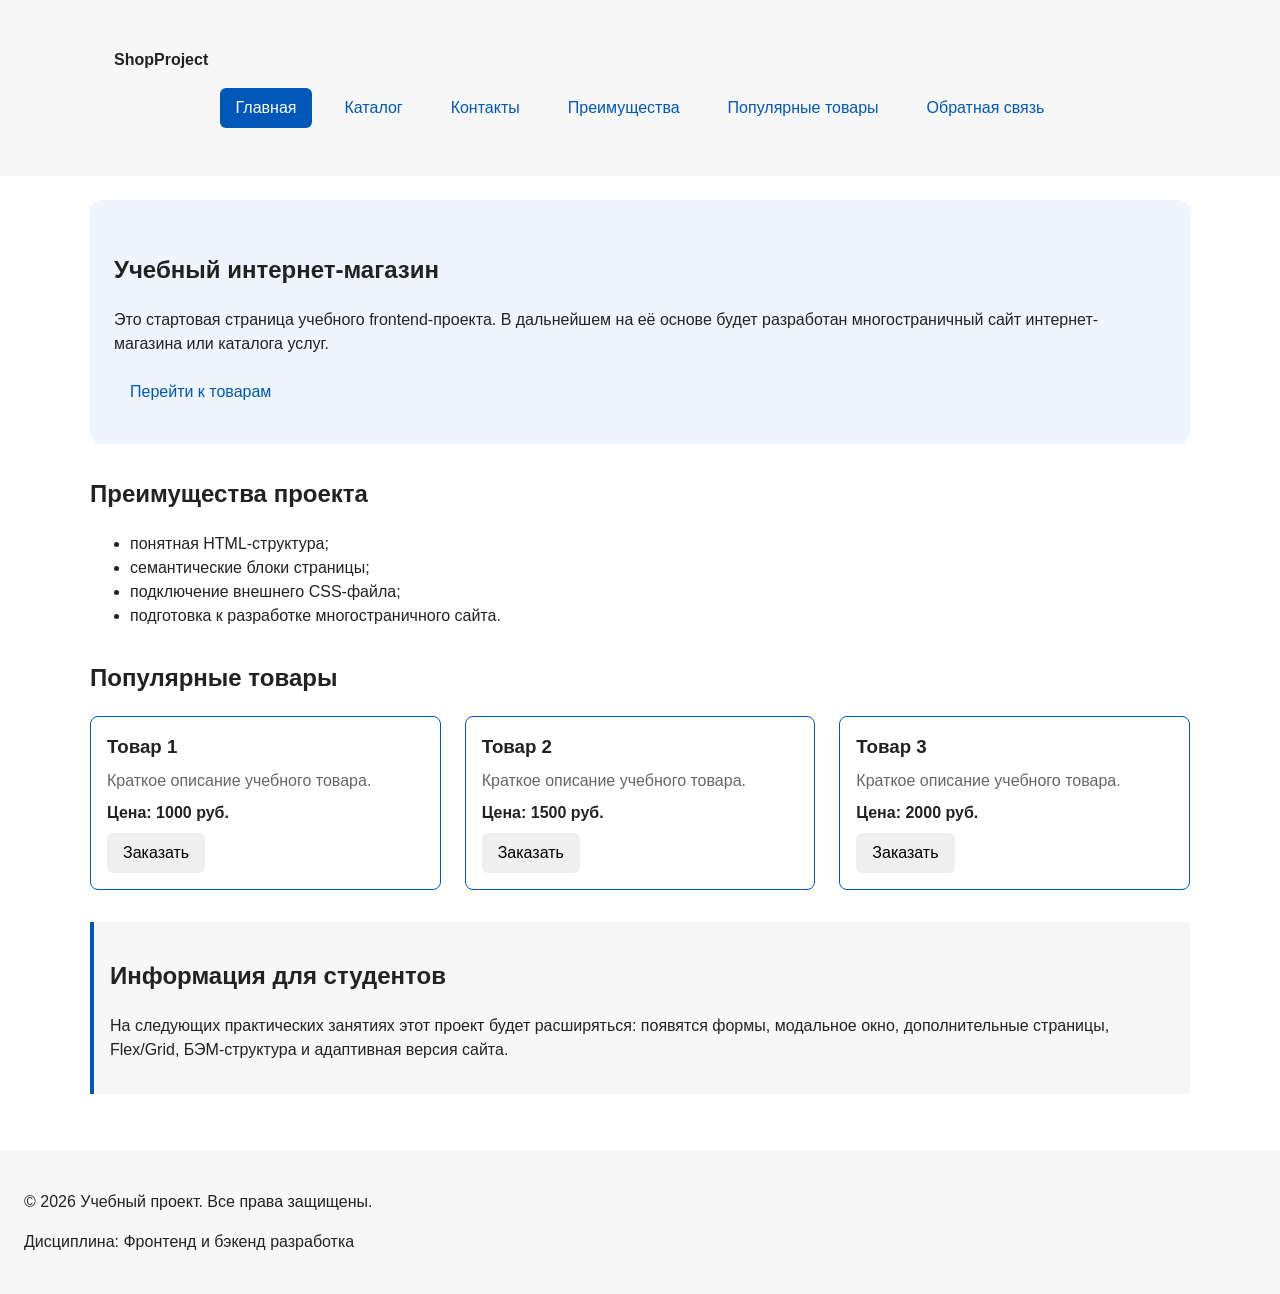
<file: index.html>
<!DOCTYPE html>
<html lang="ru">

<head>
    <meta charset="UTF-8">
    <meta name="viewport" content="width=device-width, initial-scale=1.0">

    <title>Каталог товаров</title>

    <link rel="stylesheet" href="css/style.css">
    <script src="js/main.js" defer></script>
</head>

<body>

    <header class="site-header">
        <div class="site-header__inner">

            <a class="site-header__logo" href="index.html">
                ShopProject
            </a>

            <nav class="site-nav" aria-label="Основная навигация">
                <ul class="site-nav__list">
                    <li class="site-nav__item">
                        <a class="site-nav__link site-nav__link--active"  href="index.html">Главная</a>
                    </li>
                    <li class="site-nav__item">
                        <a class="site-nav__link" href="catalog.html">Каталог</a>
                    </li>
                    <li class="site-nav__item">
                        <a class="site-nav__link" href="contacts.html">Контакты</a>
                    </li>
                    <li class="site-nav__item">
                        <a class="site-nav__link" href="index.html#advantages">Преимущества</a>
                    </li>
                    <li class="site-nav__item">
                        <a class="site-nav__link" href="index.html#popular">Популярные товары</a>
                    </li>
                    <li class="site-nav__item">
                        <a class="site-nav__link" href="index.html#contacts">Обратная связь</a>
                    </li>
                </ul>
            </nav>

        </div>
    </header>


    <main>

        <section class="hero">

            <h1>Учебный интернет-магазин</h1>

            <p>
                Это стартовая страница учебного frontend-проекта.
                В дальнейшем на её основе будет разработан
                многостраничный сайт интернет-магазина или каталога услуг.
            </p>

            <a class="button" href="#popular">
                Перейти к товарам
            </a>

        </section>


        <section class="section" id="advantages">

            <h2>Преимущества проекта</h2>

            <ul class="advantages-list">
                <li>понятная HTML-структура;</li>
                <li>семантические блоки страницы;</li>
                <li>подключение внешнего CSS-файла;</li>
                <li>подготовка к разработке многостраничного сайта.</li>
            </ul>

        </section>


        <section class="section" id="popular">
  <h2>Популярные товары</h2>

  <div class="products-grid">
    <article class="product-card product-card--featured">
      <h3 class="product-card__title">Товар 1</h3>
      <p class="product-card__description">Краткое описание учебного товара.</p>
      <p class="product-card__price">Цена: 1000 руб.</p>
      <button class="button product-card__button" type="button" data-product="Товар 1">
        Заказать
      </button>
    </article>

    <article class="product-card product-card--featured">
      <h3 class="product-card__title">Товар 2</h3>
      <p class="product-card__description">Краткое описание учебного товара.</p>
      <p class="product-card__price">Цена: 1500 руб.</p>
      <button class="button product-card__button" type="button" data-product="Товар 2">
        Заказать
      </button>
    </article>

    <article class="product-card product-card--featured">
      <h3 class="product-card__title">Товар 3</h3>
      <p class="product-card__description">Краткое описание учебного товара.</p>
      <p class="product-card__price">Цена: 2000 руб.</p>
      <button class="button product-card__button" type="button" data-product="Товар 3">
        Заказать
      </button>
    </article>
  </div>
</section>



        <aside class="aside-info">

            <h2>Информация для студентов</h2>

            <p>
                На следующих практических занятиях этот проект будет расширяться:
                появятся формы, модальное окно, дополнительные страницы,
                Flex/Grid, БЭМ-структура и адаптивная версия сайта.
            </p>

        </aside>

    </main>


    <footer id="contacts">

        <p>
            &copy; 2026 Учебный проект. Все права защищены.
        </p>

        <p>
            Дисциплина: Фронтенд и бэкенд разработка
        </p>

    </footer>

    <dialog class="order-dialog" id="order-dialog" aria-labelledby="order-dialog__title">
    <h2 id="order-dialog__title">Оформление заявки</h2>

        <form class="order-form" id="order-form" action="#" method="post" novalidate>
            <input id="selected-product" name="selected-product" type="hidden">

            <div class="order-form__field">
                <label class="order-form__label" for="order-name">Имя</label>
                <input
                    class="order-form__input"
                    id="order-name"
                    name="name"
                    type="text"
                    placeholder="Введите ваше имя"
                    minlength="2"
                    autocomplete="given-name"
                    required
                >
            </div>

            <div class="order-form__field">
                <label class="order-form__label" for="order-email">E-mail</label>
                <input
                    class="order-form__input"
                    id="order-email"
                    name="email"
                    type="email"
                    placeholder="example@mail.ru"
                    autocomplete="email"
                    required
                >
            </div>

            <div class="order-form__field">
                <label class="order-form__label" for="order-phone">Телефон</label>
                <input
                    class="order-form__input"
                    id="order-phone"
                    name="phone"
                    type="tel"
                    inputmode="tel"
                    placeholder="+7 (900) 000-00-00"
                    pattern="^\+7 \(\d{3}\) \d{3}-\d{2}-\d{2}$"
                    required
                >
                <small>Формат: +7 (900) 000-00-00</small>
            </div>

            <div class="order-form__field">
                <label class="order-form__label" for="order-date">Дата связи</label>
                <input
                    class="order-form__input"
                    id="order-date"
                    name="date"
                    type="date"
                >
            </div>

            <div class="order-form__field">
                <label class="order-form__label" for="order-topic">Тема заявки</label>
                <select class="order-form__input" id="order-topic" name="topic" required>
                    <option value="">Выберите тему</option>
                    <option value="product">Заказ товара</option>
                    <option value="consultation">Консультация</option>
                    <option value="delivery">Доставка</option>
                </select>
            </div>

            <div class="order-form__field">
                <label class="order-form__label" for="order-comment">Комментарий</label>
                <textarea
                    class="order-form__input"
                    id="order-comment"
                    name="comment"
                    rows="4"
                    placeholder="Укажите дополнительную информацию"
                ></textarea>
            </div>

            <div class="order-form__field">
                <label class="order-form__label" for="order-agreement">
                    <input
                        id="order-agreement"
                        name="agreement"
                        type="checkbox"
                        required
                    >
                    Я согласен на обработку данных
                </label>
            </div>

            <div class="order-form__actions">
                <button class="button button--primary" type="submit">
                    Отправить заявку
                </button>
                <button class="button button--secondary" type="button" id="close-order-dialog">
                    Закрыть
                </button>
            </div>
        </form>
    </dialog>

    <p
        class="success-message"
        id="success-message"
        hidden>

        Форма успешно отправлена!

    </p>

</body>

</html>
</file>
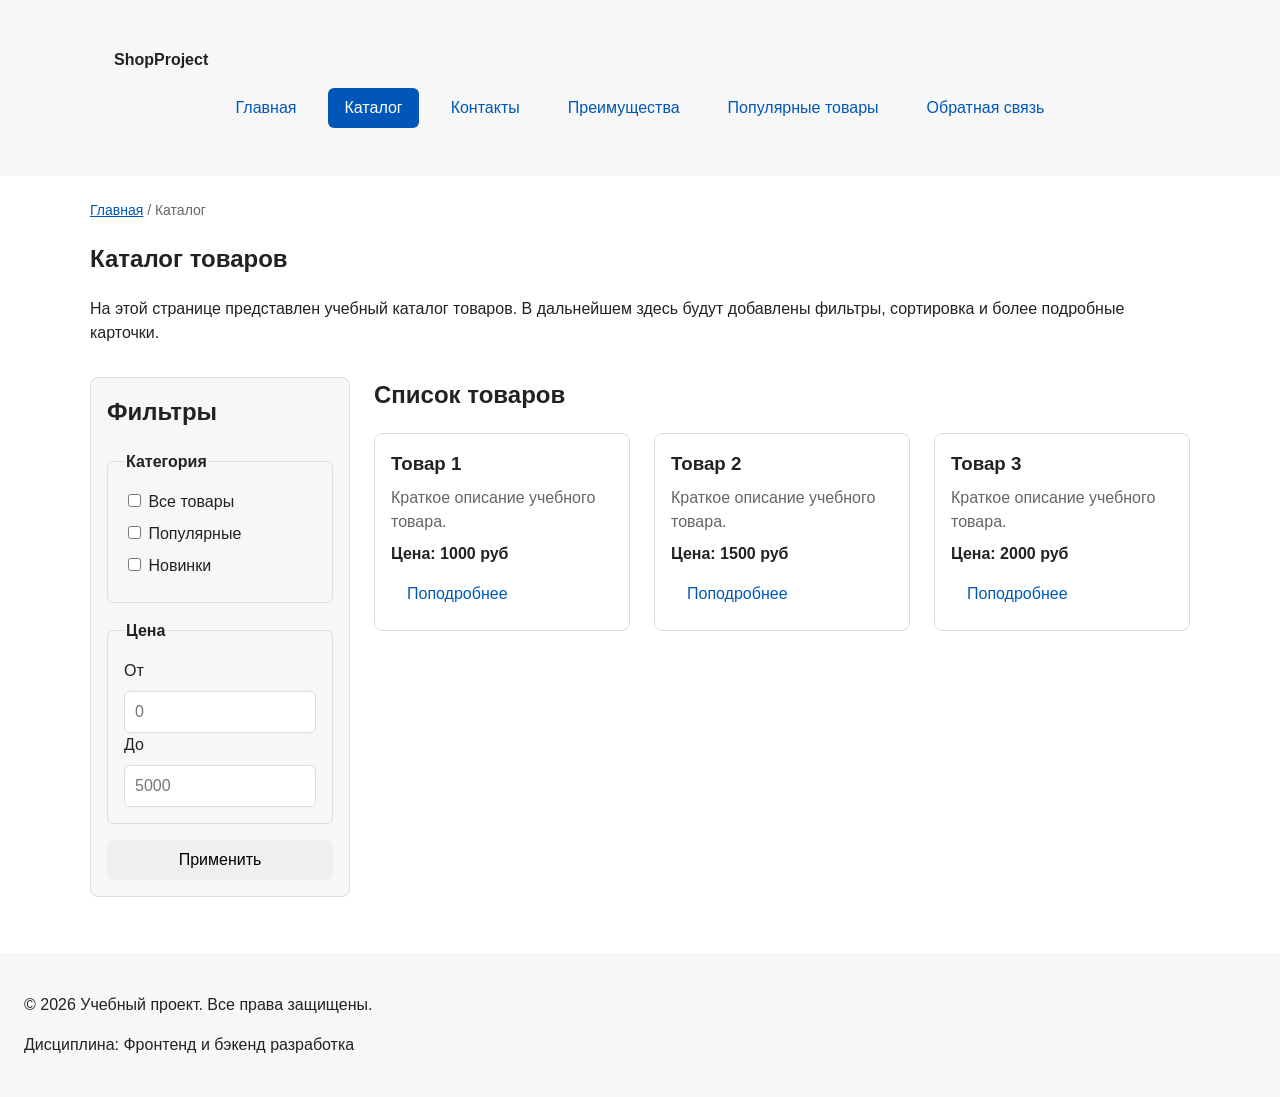
<file: catalog.html>
<!DOCTYPE html>
<html lang="ru">
<head>
  <meta charset="UTF-8">
  <meta name="viewport" content="width=device-width, initial-scale=1.0">
  <meta name="description" content="Каталог товаров учебного интернет-магазина.">
  <title>Каталог товаров — Учебный интернет-магазин</title>
  <link rel="stylesheet" href="css/style.css">
</head>
<body>
    <header class="site-header">
        <div class="site-header__inner">

            <a class="site-header__logo" href="index.html">
                ShopProject
            </a>

            <nav class="site-nav" aria-label="Основная навигация">
                <ul class="site-nav__list">
                    <li class="site-nav__item">
                        <a class="site-nav__link" href="index.html">Главная</a>
                    </li>
                    <li class="site-nav__item">
                        <a class="site-nav__link site-nav__link--active" href="catalog.html">Каталог</a>
                    </li>
                    <li class="site-nav__item">
                        <a class="site-nav__link" href="contacts.html">Контакты</a>
                    </li>
                    <li class="site-nav__item">
                        <a class="site-nav__link" href="index.html#advantages">Преимущества</a>
                    </li>
                    <li class="site-nav__item">
                        <a class="site-nav__link" href="index.html#popular">Популярные товары</a>
                    </li>
                    <li class="site-nav__item">
                        <a class="site-nav__link" href="index.html#contacts">Обратная связь</a>
                    </li>
                </ul>
            </nav>

        </div>
    </header>

  <main>
    <nav class="breadcrumbs" aria-label="Хлебные крошки">
      <a class="breadcrumbs__link" href="index.html">Главная</a>
      <span class="breadcrumbs__current">Каталог</span>
    </nav>

    <section class="section">
      <h1>Каталог товаров</h1>
      <p>
        На этой странице представлен учебный каталог товаров.
        В дальнейшем здесь будут добавлены фильтры, сортировка и более
        подробные карточки.
      </p>
    </section>

   <section class="catalog-layout">
  <aside class="catalog-filters">
    <h2>Фильтры</h2>

    <form class="filters-form" action="#" method="get">
      <fieldset class="filters-form__fieldset">
        <legend class="filters-form__legend">Категория</legend>

        <label class="filters-form__label">
          <input type="checkbox" name="category" value="all">
          Все товары
        </label>

        <label class="filters-form__label">
          <input type="checkbox" name="category" value="popular">
          Популярные
        </label>

        <label class="filters-form__label">
          <input type="checkbox" name="category" value="new">
          Новинки
        </label>
      </fieldset>

      <fieldset class="filters-form__fieldset">
        <legend class="filters-form__legend">Цена</legend>

        <label class="filters-form__label" for="price-from">От</label>
        <input class="filters-form__input" id="price-from" name="price-from" type="number" min="0" placeholder="0">

        <label class="filters-form__label" for="price-to">До</label>
        <input class="filters-form__input" id="price-to" name="price-to" type="number" min="0" placeholder="5000">
      </fieldset>

      <button class="button" type="submit">Применить</button>
    </form>
  </aside>

  <section class="catalog-products">
    <h2>Список товаров</h2>
    <div class="products-grid">
      <article class="product-card">
        <h3 class="product-card__title">Товар 1</h3>
        <p class="product-card__description">Краткое описание учебного товара.</p>
        <p class="product-card__price">Цена: 1000 руб</p>
        <a class="button product-card__button" href="index.html#popular">Поподробнее</a>
      </article>
      <article class="product-card">
        <h3 class="product-card__title">Товар 2</h3>
        <p class="product-card__description">Краткое описание учебного товара.</p>
        <p class="product-card__price">Цена: 1500 руб</p>
        <a class="button product-card__button" href="index.html#popular">Поподробнее</a>
      </article>
      <article class="product-card">
        <h3 class="product-card__title">Товар 3</h3>
        <p class="product-card__description">Краткое описание учебного товара.</p>
        <p class="product-card__price">Цена: 2000 руб</p>
        <a class="button product-card__button" href="index.html#popular">Поподробнее</a>
      </article>
    </div>
  </section>
</section>

  </main>

  <footer>
    <p>&copy; 2026 Учебный проект. Все права защищены.</p>
    <p>Дисциплина: Фронтенд и бэкенд разработка</p>
  </footer>
</body>
</html>
</file>
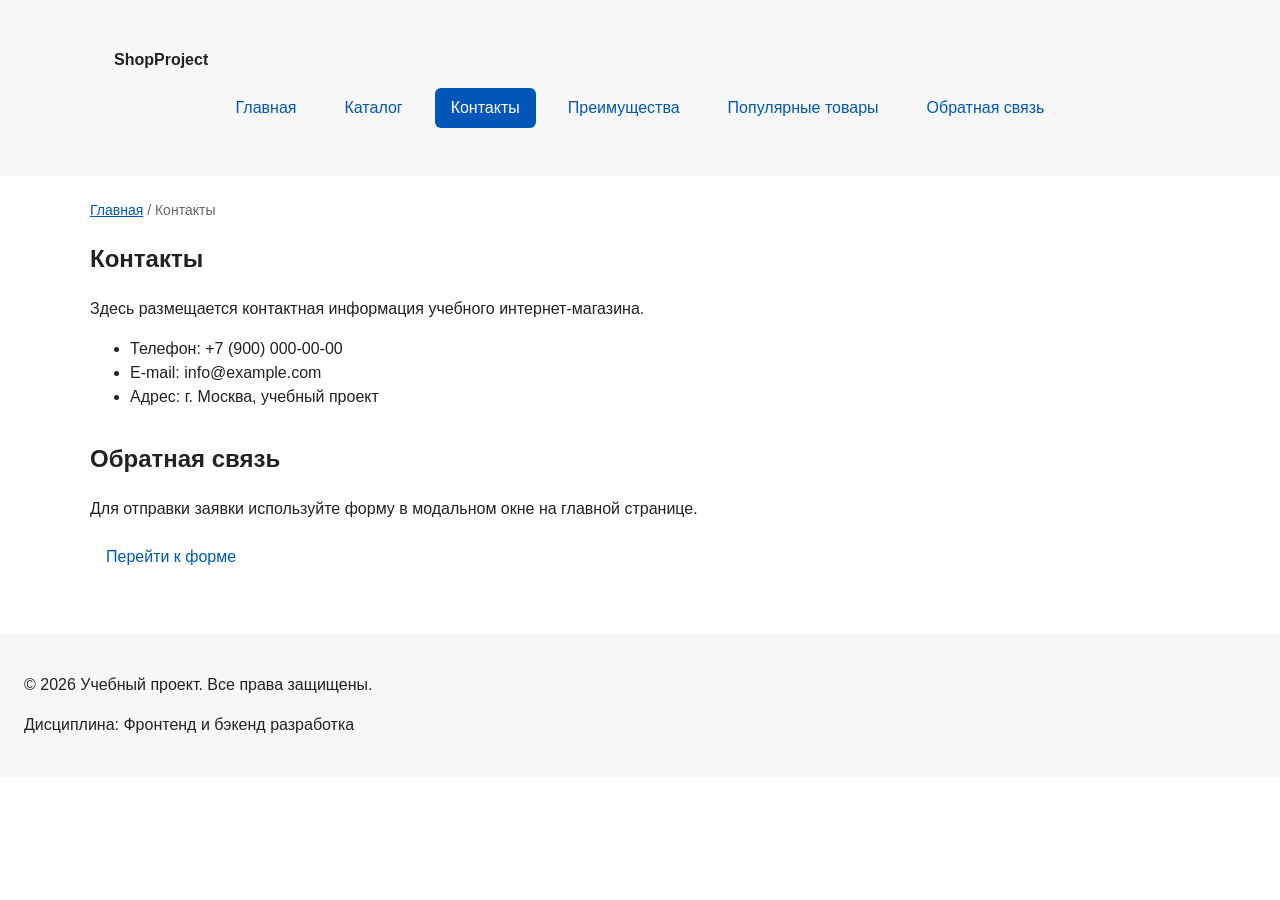
<file: contacts.html>
<!DOCTYPE html>
<html lang="ru">
<head>
  <meta charset="UTF-8">
  <meta name="viewport" content="width=device-width, initial-scale=1.0">
  <meta name="description" content="Контактная информация учебного интернет-магазина.">
  <title>Контакты — Учебный интернет-магазин</title>
  <link rel="stylesheet" href="css/style.css">
</head>
<body>
  <header class="site-header">
    <div class="site-header__inner">
      <a class="site-header__logo" href="index.html">ShopProject</a>

      <nav class="site-nav" aria-label="Основная навигация">
        <ul class="site-nav__list">
          <li class="site-nav__item"><a class="site-nav__link" href="index.html">Главная</a></li>
          <li class="site-nav__item"><a class="site-nav__link" href="catalog.html">Каталог</a></li>
          <li class="site-nav__item"><a class="site-nav__link site-nav__link--active" href="contacts.html">Контакты</a></li>
          <li class="site-nav__item"><a class="site-nav__link" href="index.html#advantages">Преимущества</a></li>
          <li class="site-nav__item"><a class="site-nav__link" href="index.html#popular">Популярные товары</a></li>
          <li class="site-nav__item"><a class="site-nav__link" href="index.html#contacts">Обратная связь</a></li>
        </ul>
      </nav>
    </div>
  </header>

  <main>
    <nav class="breadcrumbs" aria-label="Хлебные крошки">
      <a class="breadcrumbs__link" href="index.html">Главная</a>
      <span class="breadcrumbs__current">Контакты</span>
    </nav>

    <section class="section">
      <h1>Контакты</h1>
      <p>
        Здесь размещается контактная информация учебного интернет-магазина.
      </p>

      <ul>
        <li>Телефон: +7 (900) 000-00-00</li>
        <li>E-mail: info@example.com</li>
        <li>Адрес: г. Москва, учебный проект</li>
      </ul>
    </section>

    <section class="section" id="feedback">
      <h2>Обратная связь</h2>
      <p>
        Для отправки заявки используйте форму в модальном окне на главной странице.
      </p>
      <a class="button" href="index.html#contacts">Перейти к форме</a>
    </section>
  </main>

  <footer>
    <p>&copy; 2026 Учебный проект. Все права защищены.</p>
    <p>Дисциплина: Фронтенд и бэкенд разработка</p>
  </footer>
</body>
</html>
</file>
<file: css/style.css>
/* ===============================
   1. Переменные проекта
   =============================== */

:root {
    /* Основные цвета проекта */
    --color-bg: #ffffff;
    --color-text: #222222;
    --color-muted: #666666;
    --color-primary: #0057b8;
    --color-primary-dark: #003f86;
    --color-border: #dddddd;
    --color-surface: #f7f7f7;
    --color-surface-accent: #eef5ff;
    --color-success: #168a2f;
    --color-success-bg: #eefaf0;
    --color-white: #ffffff;

    /* Отступы */
    --space-xs: 4px;
    --space-sm: 8px;
    --space-md: 16px;
    --space-lg: 24px;
    --space-xl: 32px;

    /* Скругления */
    --radius-sm: 6px;
    --radius-md: 8px;
    --radius-lg: 12px;

    /* Размеры */
    --container-width: 1100px;
}


/* ===============================
   2. Базовые стили
   =============================== */

* {
    box-sizing: border-box;
}

body {
    margin: 0;
    font-family: Arial, sans-serif;
    line-height: 1.5;
    color: var(--color-text);
    background-color: var(--color-bg);
}

header,
main,
footer {
    padding: var(--space-lg);
}

header {
    background-color: var(--color-surface);
}

footer {
    background-color: var(--color-surface);
}

section {
    margin-bottom: var(--space-lg);
}

section h2 {
    margin-top: 0;
}


/* ===============================
   3. Общие элементы интерфейса
   =============================== */

a {
    color: var(--color-primary);
}

a:hover {
    color: var(--color-primary-dark);
}

a:focus-visible {
    outline: 2px solid var(--color-primary);
    outline-offset: 3px;
}

.site-header {
  background-color: var(--color-surface);
}

.site-header__inner {
  max-width: var(--container-width);
  margin: 0 auto;
  padding: var(--space-lg);
}

.site-header__logo {
  font-weight: 700;
  color: var(--color-text);
  text-decoration: none;
}

.site-nav__list {
  display: flex;
  flex-wrap: wrap;
  justify-content: center;
  align-items: center;
  gap: var(--space-md);
  padding: 0;
  margin: var(--space-md) 0 0;
  list-style: none;
}

.site-nav__link {
  display: inline-block;
  padding: var(--space-sm) var(--space-md);
  color: var(--color-primary);
  text-decoration: none;
  border-radius: var(--radius-sm);
}

.site-nav__link:hover {
  color: var(--color-white);
  background-color: var(--color-primary);
}

.site-nav__link:focus-visible {
  outline: 2px solid var(--color-primary);
  outline-offset: 3px;
}

.site-nav__link--active {
  color: var(--color-white);
  background-color: var(--color-primary);
}


.button {
  display: inline-block;
  padding: var(--space-sm) var(--space-md);
  border: none;
  border-radius: var(--radius-sm);
  font: inherit;
  text-decoration: none;
  cursor: pointer;
}

.button--primary {
  color: var(--color-white);
  background-color: var(--color-primary);
}

.button--primary:hover {
  background-color: var(--color-primary-dark);
}

.button--secondary {
  color: var(--color-primary);
  background-color: transparent;
  border: 1px solid var(--color-primary);
}

.button--secondary:hover {
  color: var(--color-white);
  background-color: var(--color-primary);
}

.button:focus-visible {
  outline: 2px solid var(--color-primary);
  outline-offset: 3px;
}

.button:disabled {
  opacity: 0.6;
  cursor: not-allowed;
}


/* ===============================
   4. Компоненты страницы
   =============================== */

.hero {
    max-width: var(--container-width);
    margin: 0 auto var(--space-xl);
    padding: var(--space-xl) var(--space-lg);
    background-color: var(--color-surface-accent);
    border-radius: var(--radius-lg);
}

.section {
    max-width: var(--container-width);
    margin: 0 auto var(--space-xl);
}

.section h2 {
    margin-top: 0;
}

.product-card {
  display: flex;
  flex-direction: column;
  gap: var(--space-sm);
  padding: var(--space-md);
  border: 1px solid var(--color-border);
  border-radius: var(--radius-md);
  background-color: var(--color-bg);
}

.product-card:hover {
  border-color: var(--color-primary);
}

.product-card--featured {
  border-color: var(--color-primary);
}

.product-card__title {
  margin: 0;
  color: var(--color-text);
}

.product-card__description {
  margin: 0;
  color: var(--color-muted);
}

.product-card__price {
  margin: 0;
  font-weight: 700;
}

.product-card__button {
  margin-top: auto;
  align-self: flex-start;
}

.aside-info {
    max-width: var(--container-width);
    margin: 0 auto var(--space-xl);
    padding: var(--space-md);
    border-left: 4px solid var(--color-primary);
    background-color: var(--color-surface);
}

.success-message {
    max-width: var(--container-width);
    margin: var(--space-lg) auto;
    padding: var(--space-md);
    border-left: 4px solid var(--color-success);
    background-color: var(--color-success-bg);
}


/* ===============================
   5. Форма и модальное окно
   =============================== */
.order-dialog {
  width: min(100% - 32px, 560px);
  padding: var(--space-lg);
  border: none;
  border-radius: var(--radius-lg);
}

.order-dialog::backdrop {
  background-color: rgba(0, 0, 0, 0.5);
}

.order-dialog__title {
  margin-top: 0;
}

.order-form__field {
  margin-bottom: var(--space-md);
}

.order-form__label {
  display: block;
  margin-bottom: var(--space-xs);
}

.order-form__input {
  width: 100%;
  padding: 10px 12px;
  border: 1px solid var(--color-border);
  border-radius: var(--radius-sm);
  font: inherit;
}

.order-form__input:hover {
  border-color: var(--color-primary);
}

.order-form__input:focus-visible {
  outline: 2px solid var(--color-primary);
  outline-offset: 3px;
}

.order-form__actions {
  display: flex;
  gap: var(--space-md);
  margin-top: var(--space-lg);
}

.breadcrumbs {
  max-width: var(--container-width);
  margin: 0 auto var(--space-md);
  font-size: 14px;
  color: var(--color-muted);
}

.breadcrumbs__link {
  color: var(--color-primary);
}

.breadcrumbs__current::before {
  content: " / ";
  color: var(--color-muted);
}

html {
  scroll-behavior: smooth;
}

:target {
  outline: 2px dashed var(--color-primary);
  outline-offset: 4px;
}

.products-grid {
  display: grid;
  grid-template-columns: repeat(3, 1fr);
  gap: var(--space-lg);
}

.catalog-layout {
  max-width: var(--container-width);
  margin: 0 auto var(--space-xl);
  display: grid;
  grid-template-columns: 260px 1fr;
  grid-template-areas: "filters products";
  gap: var(--space-lg);
}

.catalog-filters {
  grid-area: filters;
  padding: var(--space-md);
  border: 1px solid var(--color-border);
  border-radius: var(--radius-md);
  background-color: var(--color-surface);
}

.catalog-products {
  grid-area: products;
}

.filters-form {
  display: grid;
  gap: var(--space-md);
}

.filters-form__fieldset {
  margin: 0;
  padding: var(--space-md);
  border: 1px solid var(--color-border);
  border-radius: var(--radius-sm);
}

.filters-form__legend {
  font-weight: 700;
}

.filters-form__label {
  display: block;
  margin-bottom: var(--space-sm);
}

.filters-form__input {
  width: 100%;
  padding: 8px 10px;
  border: 1px solid var(--color-border);
  border-radius: var(--radius-sm);
  font: inherit;
}
</file>
